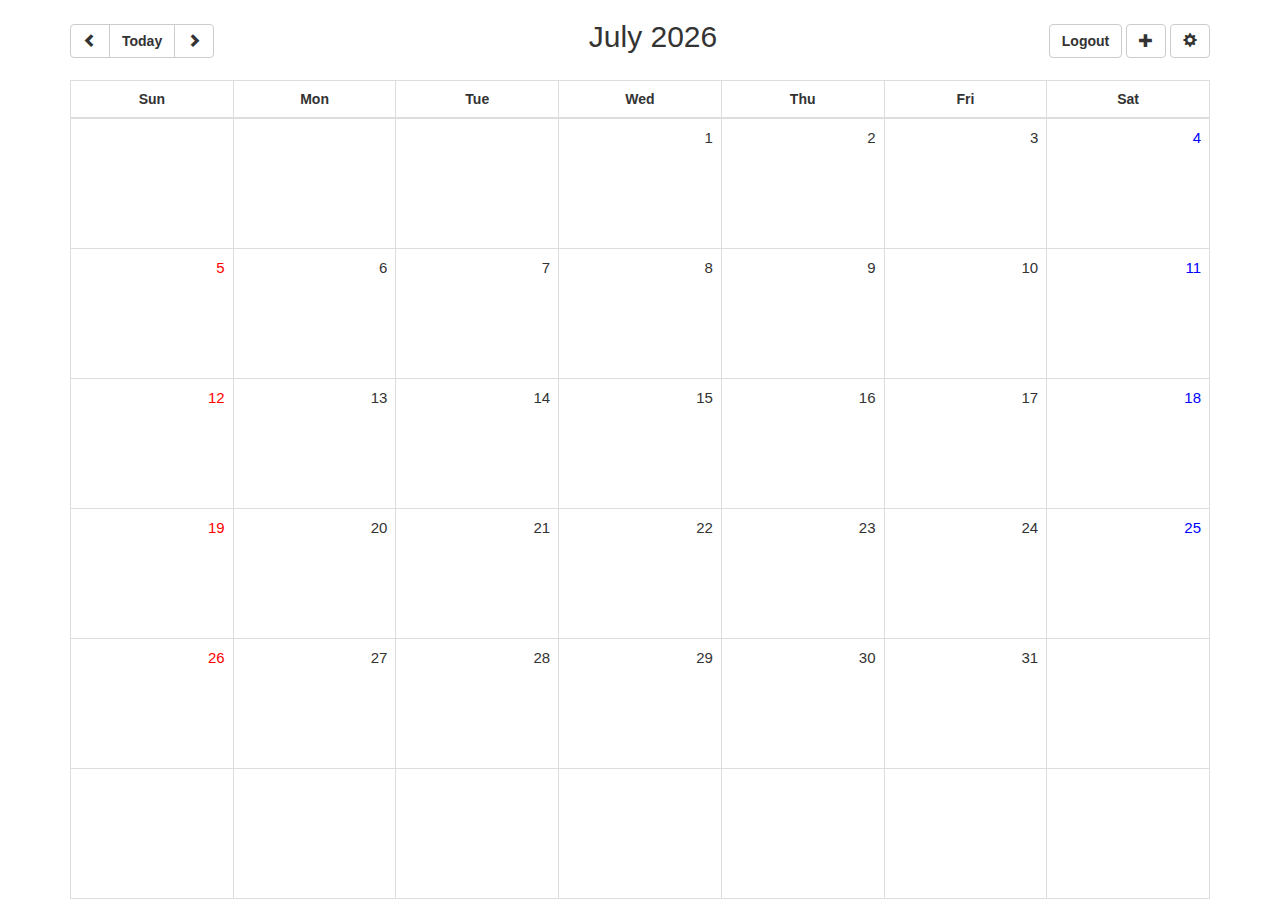
<file: calendar/index.html>
<!DOCTYPE html>
<html lang="en">
    
<head>
    <meta charset="UTF-8">
    <meta name="viewport" content="width=device-width, initial-scale=1, user-scalable=yes">
    <link data-require="bootstrap@3.3.7" data-semver="3.3.7" rel="stylesheet" href="https://maxcdn.bootstrapcdn.com/bootstrap/3.3.7/css/bootstrap.min.css" />
    <link rel="stylesheet" type="text/css" href="css/style.css">
    <title>Calendar</title>
</head>
    
<body>
    <div class="container">
        
        <div id=kCalendar></div>
        <!--<div id=popup></div>-->
    </div>
    <script src="js/calendar.js"></script>
    <script src="https://ajax.googleapis.com/ajax/libs/jquery/3.1.1/jquery.min.js"></script>
    <script src="https://maxcdn.bootstrapcdn.com/bootstrap/3.3.7/js/bootstrap.min.js"></script>
</body>
    
</html>
</file>
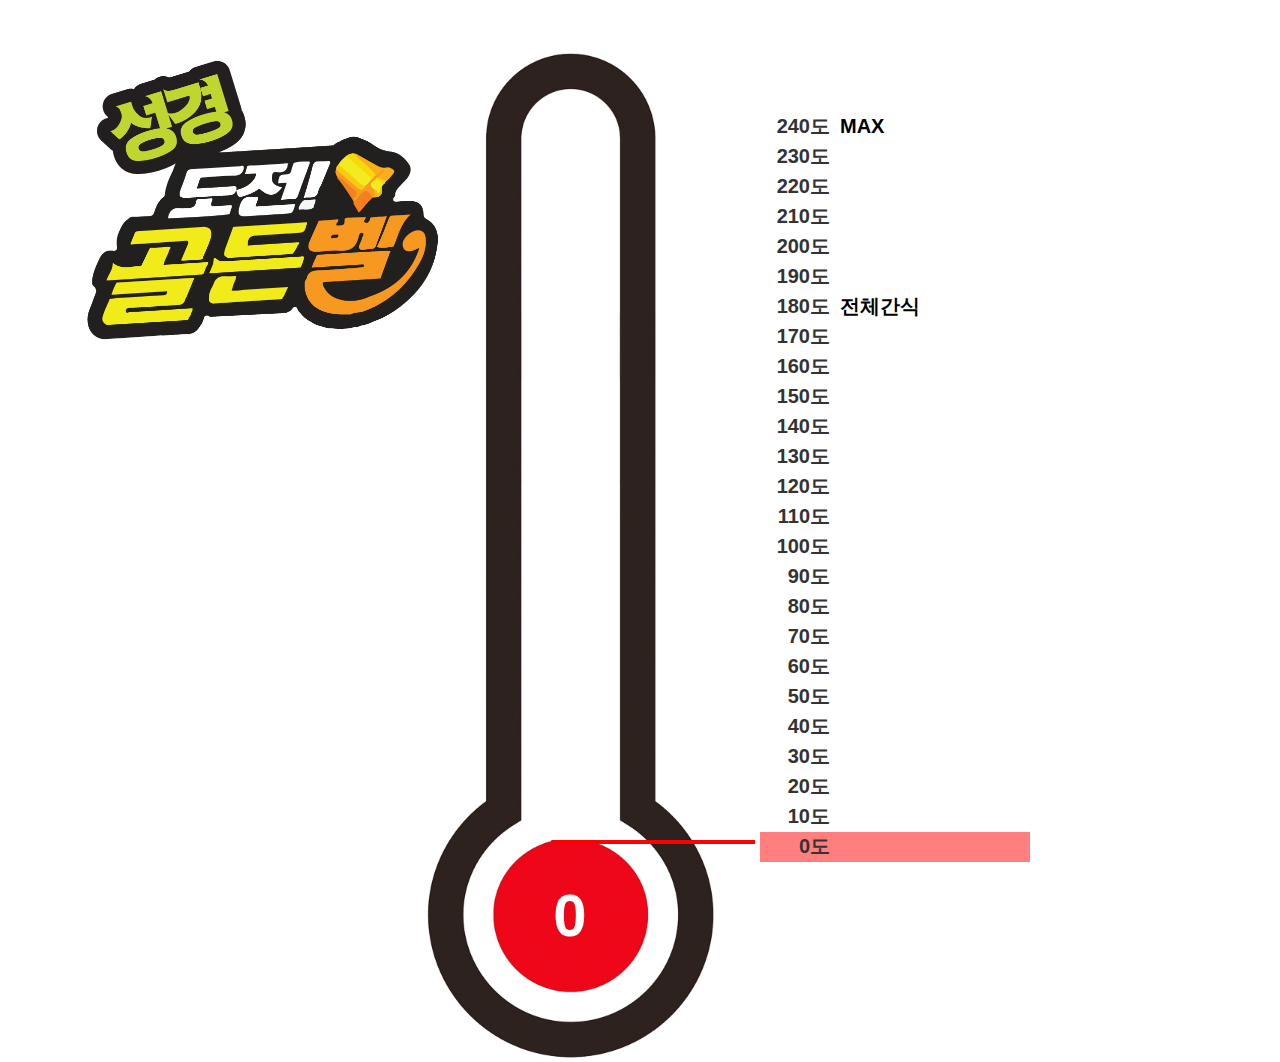
<file: thermometer/index.html>
<!DOCTYPE html>
<html lang="en">
    
<head>
    <meta charset="UTF-8">
    <meta name="viewport" content="width=device-width, initial-scale=1, user-scalable=yes">
    <link data-require="bootstrap@3.3.7" data-semver="3.3.7" rel="stylesheet" href="https://maxcdn.bootstrapcdn.com/bootstrap/3.3.7/css/bootstrap.min.css" />
    <link rel="stylesheet" type="text/css" href="css/style.css">
    <link href="data/favicon.ico" rel="shortcut icon" type="image/x-icon" />
    <title>thermometer</title>
</head>
    
<body>
    <div class="container">
        <div id="title" onclick="tempPlus(1)"></div>
        <div id="body">
            <div id="temp">
                <div id="temp-body"></div>
                <div id="temp-bar"></div>
                <div id="temp-value">0</div>
            </div>
            <div id="value"></div>
            <div id="goal"></div>
        </div>
        
    
<!--    <botton type="button" class="btn btn-default" onclick="tempPlus(10)">+ 10</botton>-->
   
    </div>
    <script src="js/app.js"></script>
    <script src="https://ajax.googleapis.com/ajax/libs/jquery/3.1.1/jquery.min.js"></script>
    <script src="https://maxcdn.bootstrapcdn.com/bootstrap/3.3.7/js/bootstrap.min.js"></script>
</body>
    
</html>
</file>
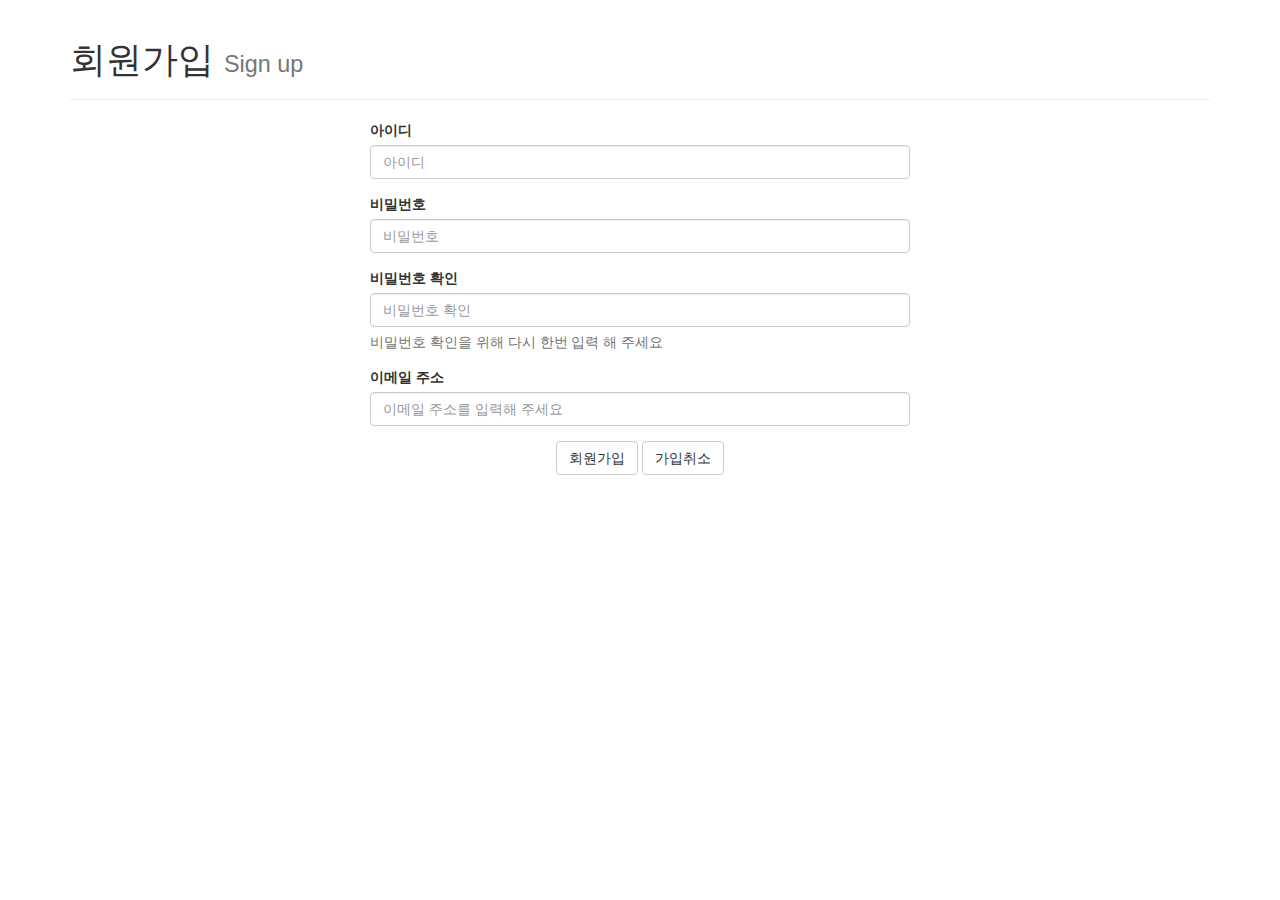
<file: calendar/join.html>
<!DOCTYPE html>
<html lang="en">
    
<head>
    <meta charset="UTF-8">
    <meta name="viewport" content="width=device-width, initial-scale=1, user-scalable=yes">
    <link data-require="bootstrap@3.3.7" data-semver="3.3.7" rel="stylesheet" href="https://maxcdn.bootstrapcdn.com/bootstrap/3.3.7/css/bootstrap.min.css" />
    <link rel="stylesheet" type="text/css" href="css/style.css">
    <title>회원가입</title>
</head>
    
<body>
    <div class="container">
        <div class="page-header">
            <h1>회원가입 <small>Sign up</small></h1>
        </div>
        
        <div class="col-md-6 col-md-offset-3">
            <div class="form-group">
                <label for="InputId">아이디</label>
                <input type="text" class="form-control" id="Id" placeholder="아이디">
            </div>
            
            <div class="form-group">
                <label for="InputPassword1">비밀번호</label>
                <input type="password" class="form-control" id="Password" placeholder="비밀번호">
            </div>
        
            <div class="form-group">
                <label for="InputPassword2">비밀번호 확인</label>
                <input type="password" class="form-control" id="Password2" placeholder="비밀번호 확인">
                <p class="help-block">비밀번호 확인을 위해 다시 한번 입력 해 주세요</p>
            </div>
            
            <div class="form-group">
                <label for="InputEmail">이메일 주소</label>
                <input type="email" class="form-control" id="Email" placeholder="이메일 주소를 입력해 주세요">
            </div>
            
            <div class="form-group text-center">
                <button type="button" class="btn btn-default" onclick="createMember()">회원가입</button>
                <button type="button" class="btn btn-default" onClick="location.href='login.html'">가입취소</button>
            </div>
        </div>
    </div>
    <script src="js/join.js"></script>
    <script src="https://ajax.googleapis.com/ajax/libs/jquery/3.1.1/jquery.min.js"></script>
    <script src="https://maxcdn.bootstrapcdn.com/bootstrap/3.3.7/js/bootstrap.min.js"></script>
</body>
    
</html>
</file>
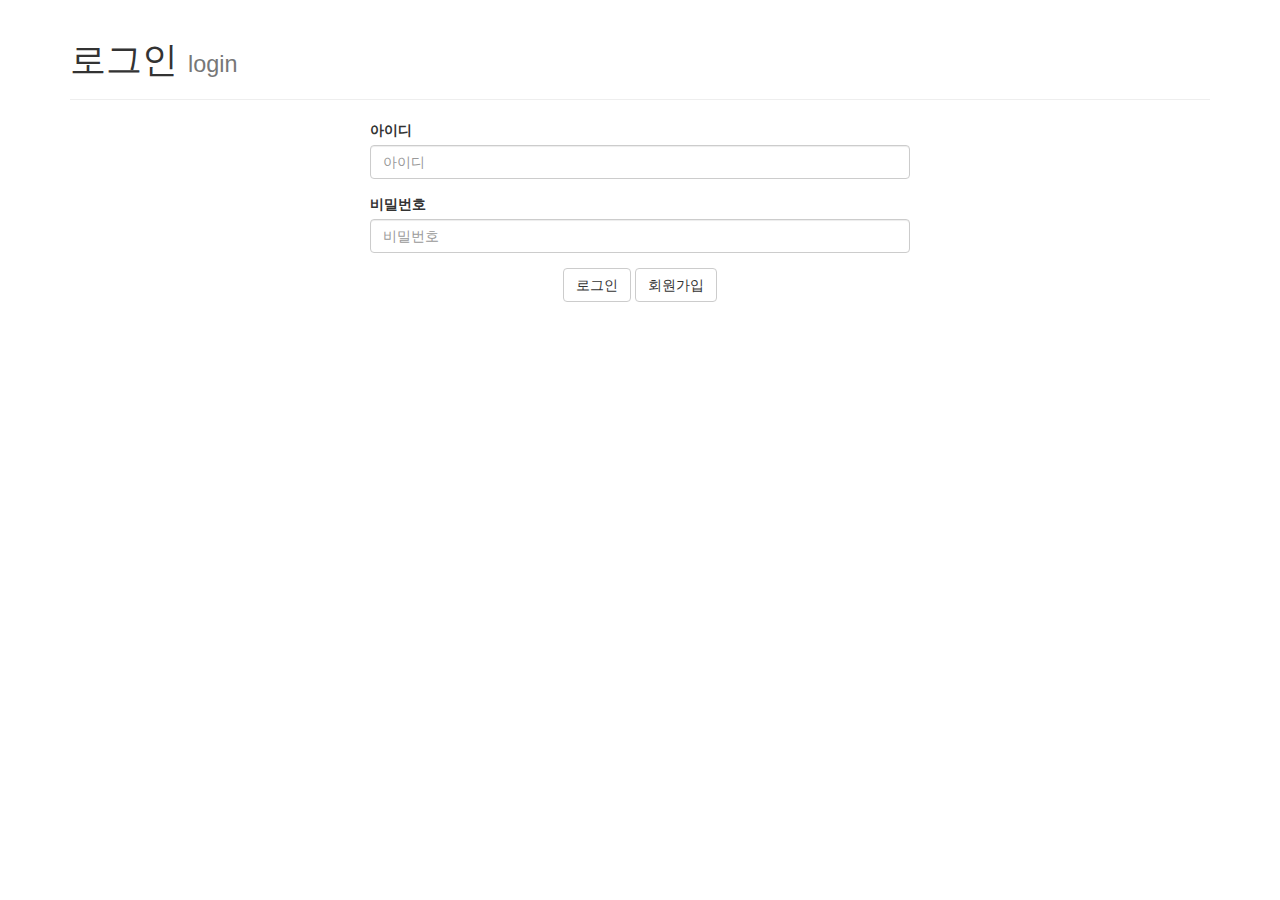
<file: calendar/login.html>
<!DOCTYPE html>
<html lang="en">
    
<head>
    <meta charset="UTF-8">
    <meta name="viewport" content="width=device-width, initial-scale=1, user-scalable=yes">
    <link data-require="bootstrap@3.3.7" data-semver="3.3.7" rel="stylesheet" href="https://maxcdn.bootstrapcdn.com/bootstrap/3.3.7/css/bootstrap.min.css" />
    <link rel="stylesheet" type="text/css" href="css/style.css">
    <title>로그인</title>
</head>
    
<body>
    <div class="container">
        <div class="page-header">
            <h1>로그인 <small>login</small></h1>
        </div>
        
        <div class="col-md-6 col-md-offset-3">
            <div class="form-group">
                <label for="InputId">아이디</label>
                <input type="text" class="form-control" id="Id" placeholder="아이디">
            </div>
            
             <div class="form-group">
              <label for="InputPassword1">비밀번호</label>
              <input type="password" class="form-control" id="Password" placeholder="비밀번호">
            </div>
            
            <div class="form-group text-center">
                <button type="submit" class="btn btn-default" onClick="login()">로그인</button>
                <button type="submit" class="btn btn-default" onClick="location.href='join.html'">회원가입</button>
            </div>
        </div>
    </div>
    <script src="js/login.js"></script>
    <script src="https://ajax.googleapis.com/ajax/libs/jquery/3.1.1/jquery.min.js"></script>
    <script src="https://maxcdn.bootstrapcdn.com/bootstrap/3.3.7/js/bootstrap.min.js"></script>
</body>
    
</html>
</file>
<file: calendar/css/style.css>
.table-title{
    padding: 0px;
    text-align: center;
}

.table-list{
    height: 130px;
    text-align: right;
}

#header{
    height: 80px;
    line-height: 80px;
}
.header-left{
    float: left;
    position: relative;
}

.header-center{
    /*display: inline-block;*/
    position: absolute;
    left: 46%;
}

.header-right{
    position: relative;
    float: right;
}

td:hover{
    background-color: deepskyblue;
}

td:active{
    background-color: cornflowerblue;
}

.table-list{
    width: 134px;
}

li{
    background-color: red;
    padding-right: 10px;
    border-radius: 5px 5px 5px 5px;
    color: white;
    font-family: monospace;
    margin: 2px 0px;
}

.date-num{
    font-size: 15px;
}

#popup{
    background-color: rgba(0,0,0,0.4);
    top: 0px;
    height: 700px;
}
</file>
<file: thermometer/css/style.css>
#title{
    position: fixed;
    left:50px;
    top: 50px;
    width: 400px;
    height: 300px;
    background-image: url("../data/title.png");
    background-size: cover;
}
#body{
    width: 1000px;
    height: 900px;
    margin-top: 50px;
    margin-left: 350px;
}
#temp{
    width: 300px;
    height: 1012px;
    text-align: center;
    background-image: url("../data/thermometer-icon5.png");
    background-size: contain;
    float: left;
}
#value{
    margin-top:62px;
    margin-left:40px;
    width: 50px;
    height: 750px;
    text-align: right;
/*    background-color: green;*/
    float: left;
}
.num{
    width: 70px;
    height: 30px;
    font-size: 20px;
    font-weight: 600;
}
#goal{
    margin-top:62px;
    margin-left:20px;
    width: 300px;
    height: 800px;
    float: left;
}
.text{
    padding-left: 10px;
    width: 200px;
    height: 30px;
    font-size: 20px;
    color: black;
    font-weight: 600;
}
#temp-body{
    margin:70px 0px 0px 120px;
    height:720px;
    width: 60px;
    position:absolute;
    background-color: white;

}
#temp-bar{
    width: 200px;
    height: 4px;
    background-color: red;
    position:absolute;
    margin-left: 135px;
    margin-top: 790px;
    
}
#temp-value{
    width:300px;
    top: 873px;
    font-size: 60px;
    font-weight: 700;
    color:white;
    position: fixed;
}
</file>
